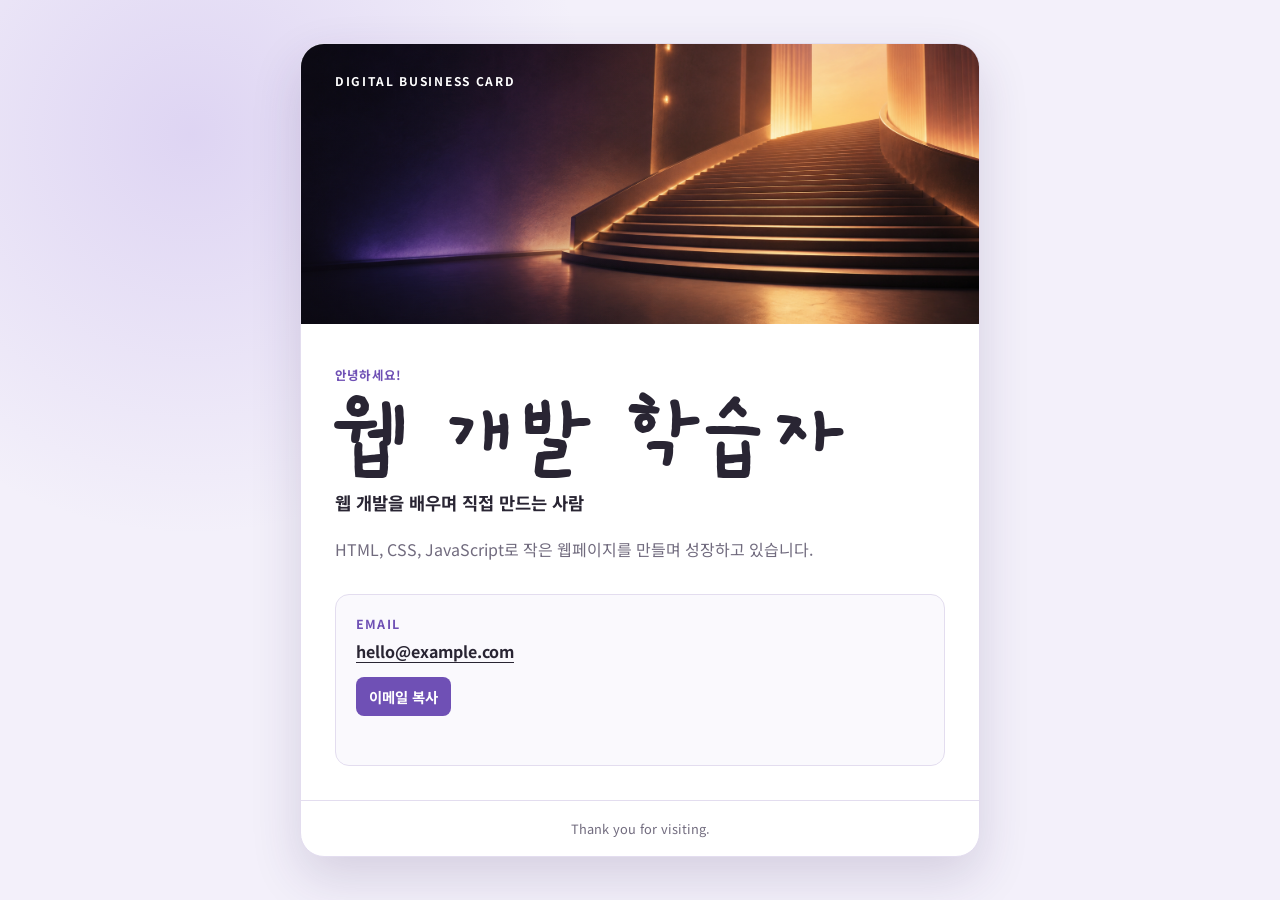
<file: business-card/index.html>
<!doctype html>
<html lang="ko">
  <head>
    <meta charset="UTF-8" />
    <meta name="viewport" content="width=device-width, initial-scale=1.0" />
    <meta name="description" content="웹 개발 학습자의 디지털 명함" />
    <title>웹 개발 학습자 | Digital Business Card</title>
    <link rel="preconnect" href="https://fonts.googleapis.com" />
    <link rel="preconnect" href="https://fonts.gstatic.com" crossorigin />
    <link
      href="https://fonts.googleapis.com/css2?family=Gaegu:wght@700&family=Noto+Sans+KR:wght@400;500;600;700&display=swap"
      rel="stylesheet"
    />
    <link rel="stylesheet" href="styles.css" />
  </head>
  <body>
    <main class="card" aria-labelledby="name">
      <div class="card-top">
        <p class="card-label">DIGITAL BUSINESS CARD</p>
      </div>

      <div class="card-content">
        <p class="greeting">안녕하세요!</p>
        <h1 id="name">웹 개발 학습자</h1>
        <p class="role">웹 개발을 배우며 직접 만드는 사람</p>
        <p class="introduction">
          HTML, CSS, JavaScript로 작은 웹페이지를 만들며 성장하고 있습니다.
        </p>

        <div class="contact-box">
          <p class="contact-label">EMAIL</p>
          <a id="email-link" href="mailto:hello@example.com">hello@example.com</a>
          <button id="copy-email" type="button">이메일 복사</button>
          <p id="copy-message" class="copy-message" aria-live="polite"></p>
        </div>
      </div>

      <footer>Thank you for visiting.</footer>
    </main>

    <script src="script.js"></script>
  </body>
</html>
</file>
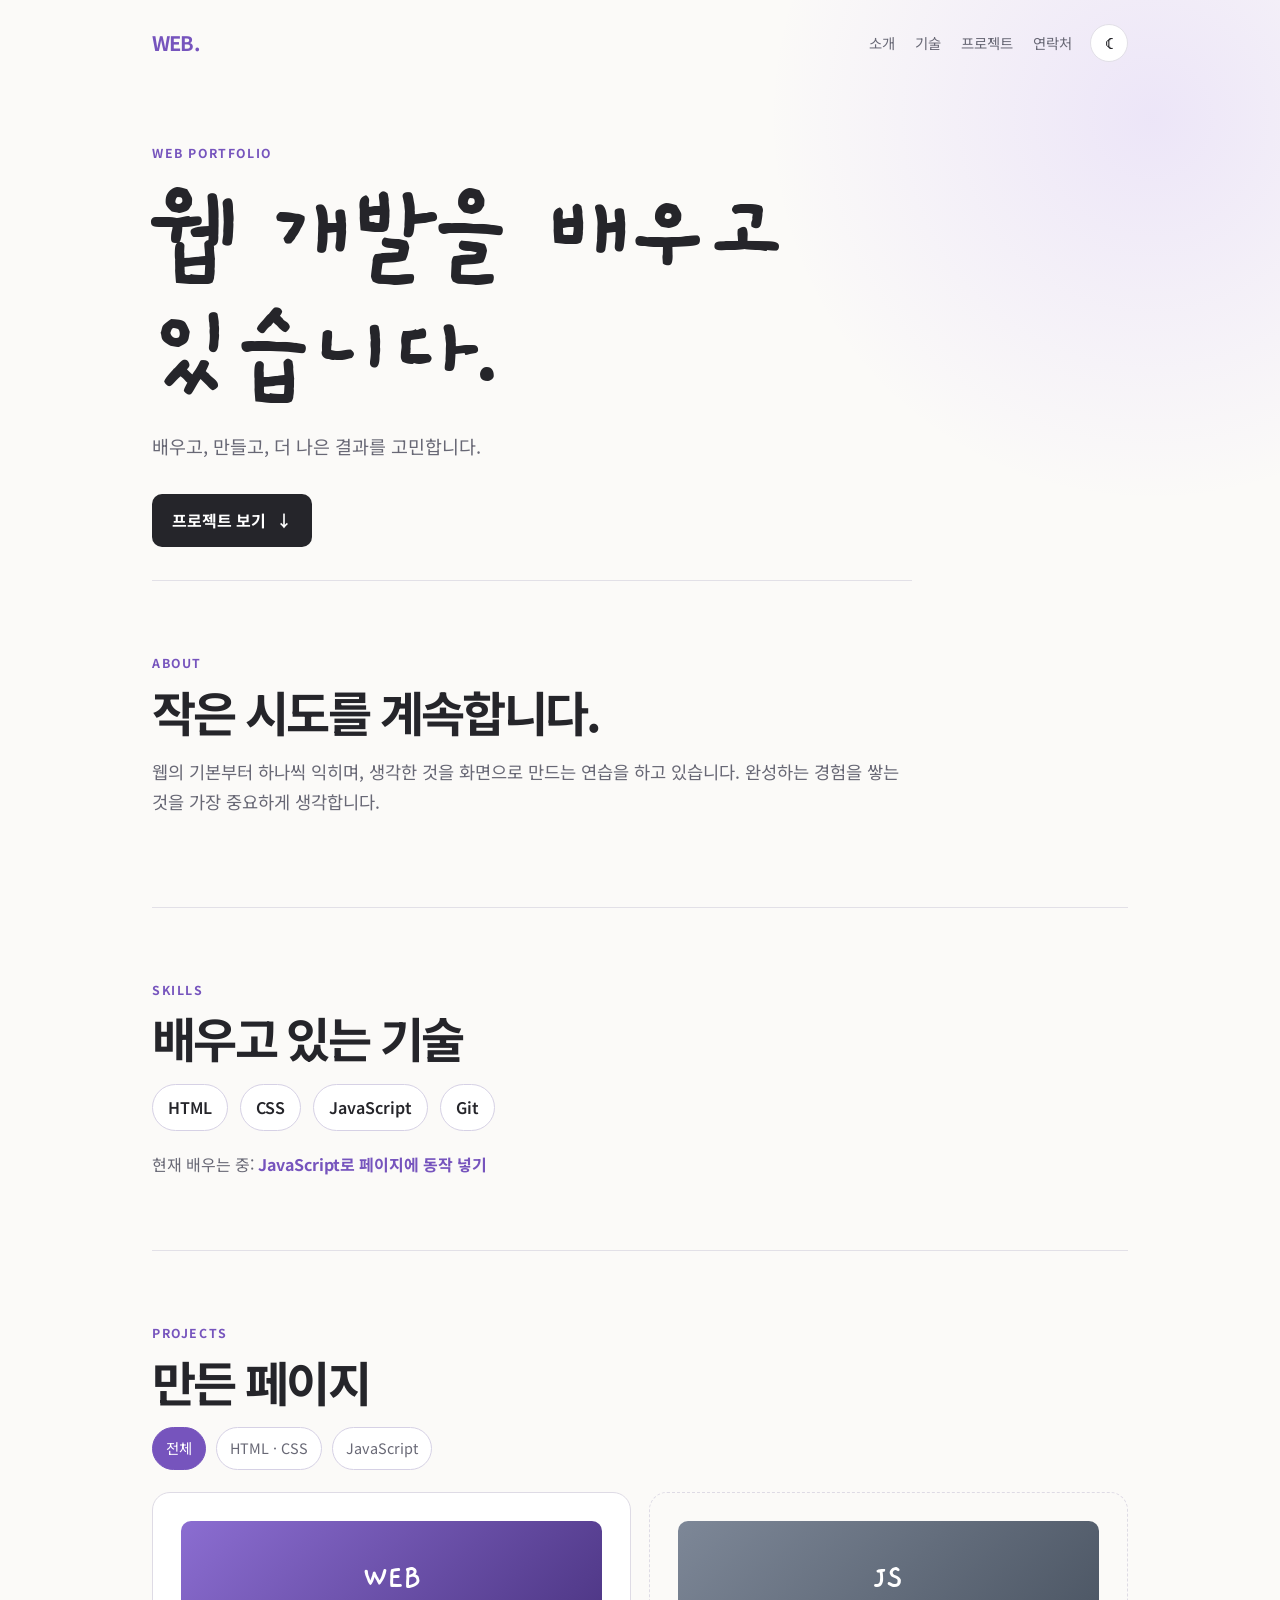
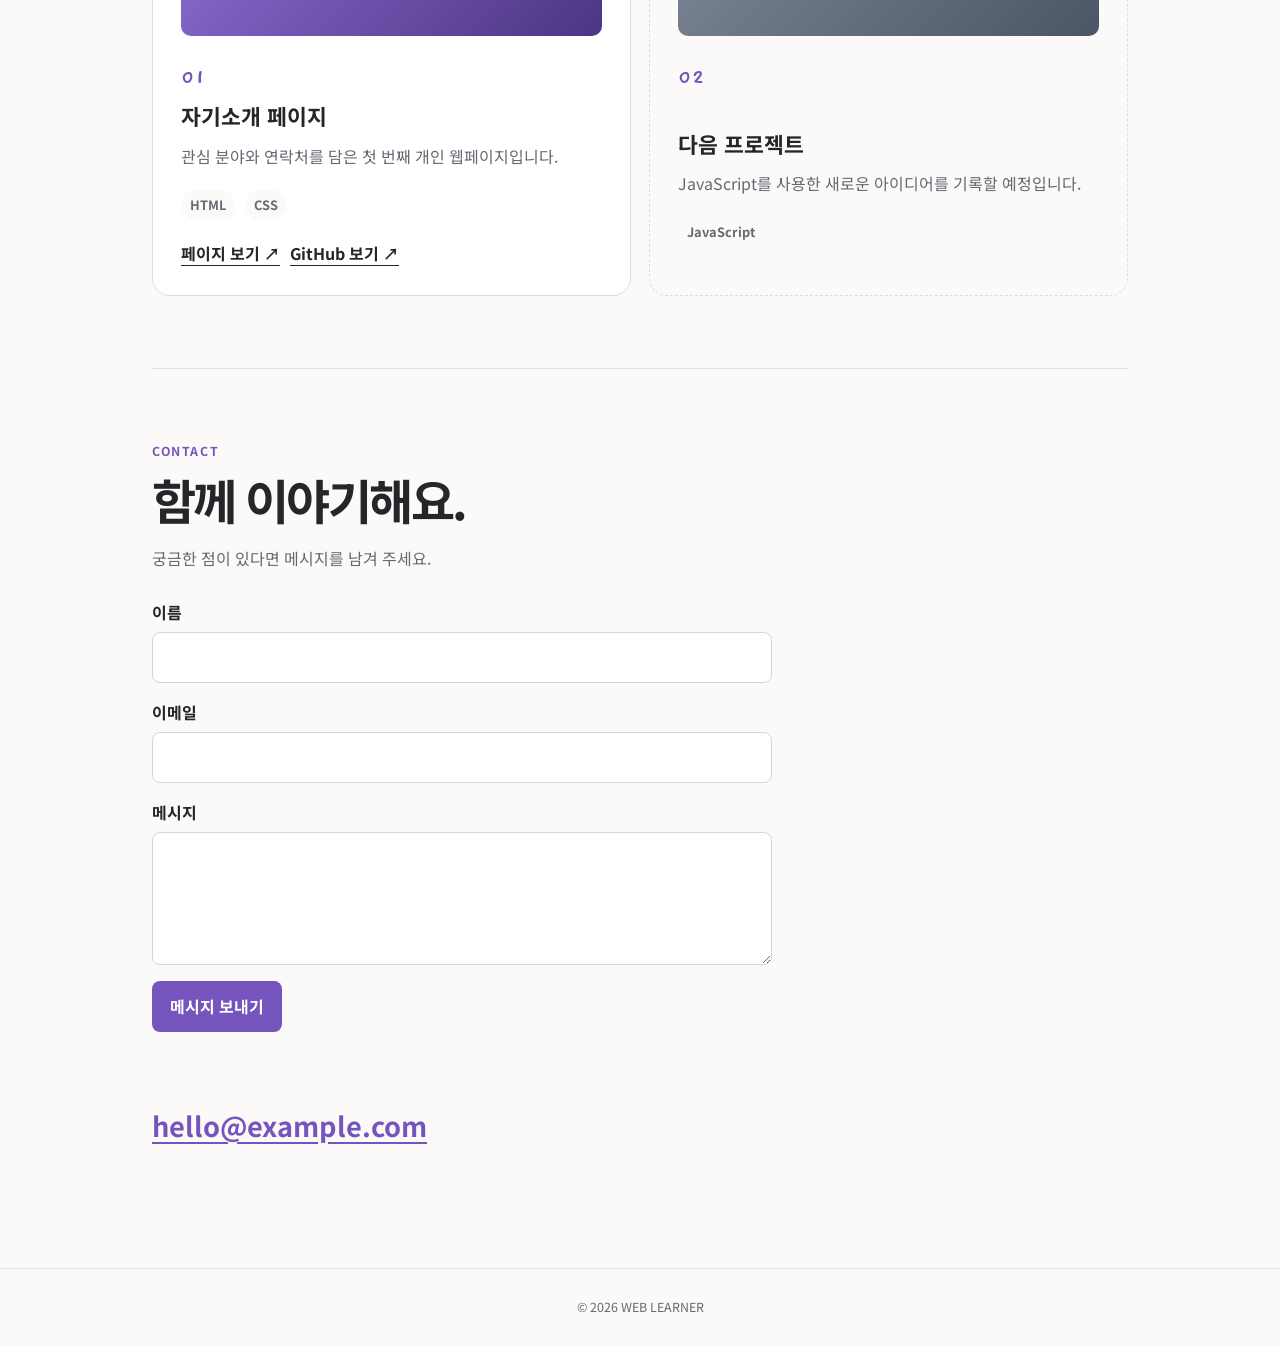
<file: portfolio-page/index.html>
<!doctype html>
<html lang="ko">
  <head>
    <meta charset="UTF-8" />
    <meta name="viewport" content="width=device-width, initial-scale=1.0" />
    <meta name="description" content="웹 개발 학습자의 웹 포트폴리오" />
    <title>웹 개발 학습자 | Portfolio</title>
    <link rel="preconnect" href="https://fonts.googleapis.com" />
    <link rel="preconnect" href="https://fonts.gstatic.com" crossorigin />
    <link
      href="https://fonts.googleapis.com/css2?family=Gaegu:wght@400;700&family=Noto+Sans+KR:wght@400;500;600;700&display=swap"
      rel="stylesheet"
    />
    <link rel="stylesheet" href="styles.css" />
  </head>
  <body>
    <header class="site-header">
      <a class="logo" href="#top">WEB.</a>
      <button class="menu-toggle" type="button" aria-label="메뉴 열기" aria-expanded="false" aria-controls="site-navigation">
        <span aria-hidden="true">☰</span>
      </button>
      <nav id="site-navigation" aria-label="주요 메뉴">
        <a href="#about">소개</a>
        <a href="#skills">기술</a>
        <a href="#projects">프로젝트</a>
        <a href="#contact">연락처</a>
      </nav>
      <button class="theme-toggle" type="button" aria-label="다크 모드로 전환" aria-pressed="false">
        <span aria-hidden="true">☾</span>
      </button>
    </header>

    <main id="top">
      <section class="hero" aria-labelledby="hero-title">
        <p class="eyebrow">WEB PORTFOLIO</p>
        <!-- 이름과 한 줄 소개를 본인에게 맞게 바꿔 보세요. -->
        <h1 id="hero-title">웹 개발을 배우고 있습니다.</h1>
        <p class="hero-copy">배우고, 만들고, 더 나은 결과를 고민합니다.</p>
        <a class="primary-button" href="#projects">프로젝트 보기 <span aria-hidden="true">↓</span></a>
      </section>

      <section class="section about" id="about" aria-labelledby="about-title">
        <p class="eyebrow">ABOUT</p>
        <h2 id="about-title">작은 시도를 계속합니다.</h2>
        <p>
          웹의 기본부터 하나씩 익히며, 생각한 것을 화면으로 만드는 연습을 하고 있습니다.
          완성하는 경험을 쌓는 것을 가장 중요하게 생각합니다.
        </p>
      </section>

      <section class="section" id="skills" aria-labelledby="skills-title">
        <p class="eyebrow">SKILLS</p>
        <h2 id="skills-title">배우고 있는 기술</h2>
        <div class="skill-list" role="list" aria-label="기술 목록">
          <span role="listitem">HTML</span>
          <span role="listitem">CSS</span>
          <span role="listitem">JavaScript</span>
          <span role="listitem">Git</span>
        </div>
        <p class="learning-now">현재 배우는 중: <strong>JavaScript로 페이지에 동작 넣기</strong></p>
      </section>

      <section class="section" id="projects" aria-labelledby="projects-title">
        <p class="eyebrow">PROJECTS</p>
        <h2 id="projects-title">만든 페이지</h2>
        <div class="project-filter" role="group" aria-label="프로젝트 종류 선택">
          <button class="filter-button is-active" type="button" data-filter="all">전체</button>
          <button class="filter-button" type="button" data-filter="html-css">HTML · CSS</button>
          <button class="filter-button" type="button" data-filter="javascript">JavaScript</button>
        </div>
        <div class="project-grid">
          <article class="project-card" data-category="html-css">
            <div class="project-thumbnail project-thumbnail-profile" aria-hidden="true">WEB</div>
            <p class="project-number">01</p>
            <h3>자기소개 페이지</h3>
            <p>관심 분야와 연락처를 담은 첫 번째 개인 웹페이지입니다.</p>
            <div class="project-tags" aria-label="사용 기술"><span>HTML</span><span>CSS</span></div>
            <div class="project-links">
              <a href="../profile-page/index.html">페이지 보기 <span aria-hidden="true">↗</span></a>
              <a href="https://github.com/" target="_blank" rel="noreferrer">GitHub 보기 <span aria-hidden="true">↗</span></a>
            </div>
          </article>
          <article class="project-card project-card-muted" data-category="javascript">
            <div class="project-thumbnail project-thumbnail-next" aria-hidden="true">JS</div>
            <p class="project-number">02</p>
            <h3>다음 프로젝트</h3>
            <p>JavaScript를 사용한 새로운 아이디어를 기록할 예정입니다.</p>
            <div class="project-tags" aria-label="사용 기술"><span>JavaScript</span></div>
          </article>
        </div>
        <p class="empty-message" hidden>선택한 종류의 프로젝트를 준비 중입니다.</p>
      </section>

      <section class="contact" id="contact" aria-labelledby="contact-title">
        <p class="eyebrow">CONTACT</p>
        <h2 id="contact-title">함께 이야기해요.</h2>
        <p class="contact-copy">궁금한 점이 있다면 메시지를 남겨 주세요.</p>
        <form class="contact-form" novalidate>
          <label>이름 <input type="text" name="name" autocomplete="name" required /></label>
          <label>이메일 <input type="email" name="email" autocomplete="email" required /></label>
          <label>메시지 <textarea name="message" rows="4" required></textarea></label>
          <button class="form-submit" type="submit">메시지 보내기</button>
          <p class="form-message" aria-live="polite"></p>
        </form>
        <a class="email-link" href="mailto:hello@example.com">hello@example.com</a>
      </section>
    </main>

    <footer>
      <p>© <span id="current-year"></span> WEB LEARNER</p>
    </footer>

    <script src="script.js"></script>
  </body>
</html>
</file>
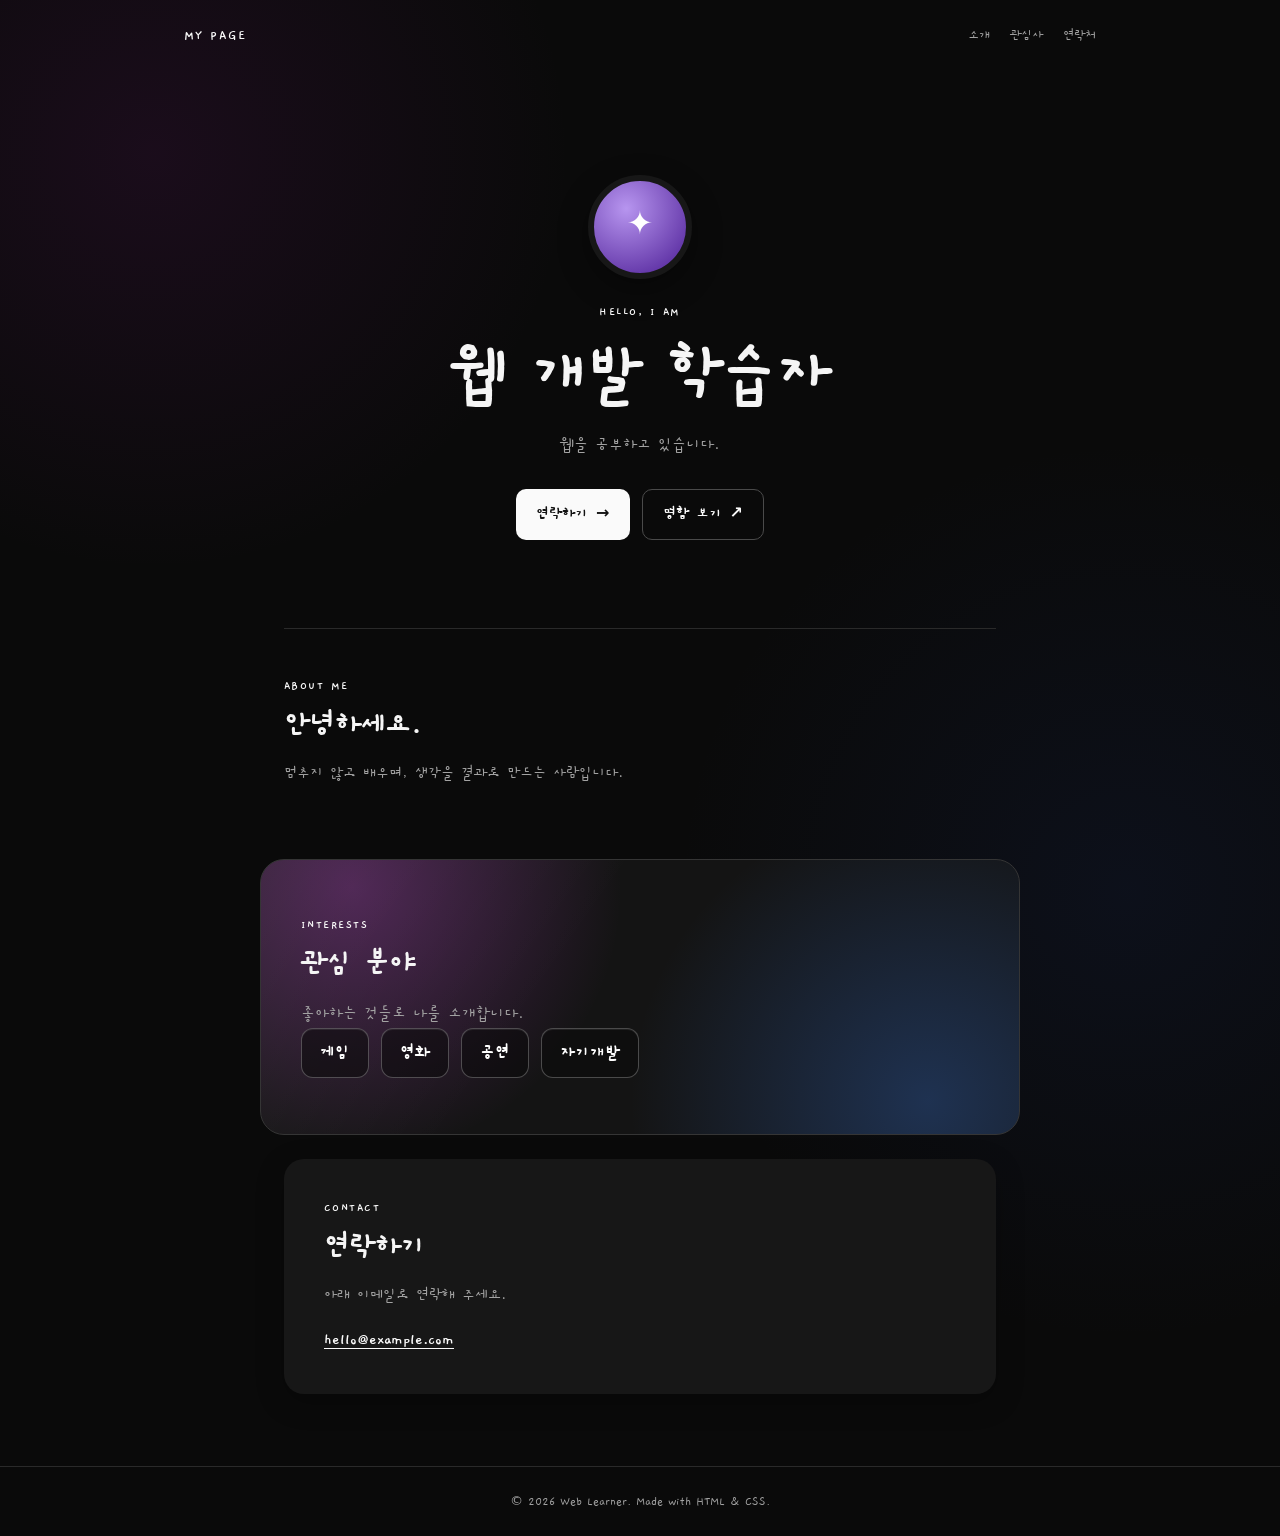
<file: profile-page/index.html>
<!doctype html>
<html lang="ko">
  <head>
    <meta charset="UTF-8" />
    <meta name="viewport" content="width=device-width, initial-scale=1.0" />
    <meta name="description" content="웹 개발 학습자의 간단한 자기소개 페이지" />
    <title>웹 개발 학습자의 자기소개</title>
    <link rel="preconnect" href="https://fonts.googleapis.com" />
    <link rel="preconnect" href="https://fonts.gstatic.com" crossorigin />
    <link
      href="https://fonts.googleapis.com/css2?family=Gaegu:wght@400;700&display=swap"
      rel="stylesheet"
    />
    <link rel="stylesheet" href="styles.css" />
  </head>
  <body>
    <header class="site-header">
      <a class="logo" href="#top" aria-label="첫 화면으로 이동">MY PAGE</a>
      <nav aria-label="주요 메뉴">
        <a href="#about">소개</a>
        <a href="#interests">관심사</a>
        <a href="#contact">연락처</a>
      </nav>
    </header>

    <main id="top">
      <section class="hero" aria-labelledby="hero-title">
        <div class="avatar" aria-hidden="true">✦</div>
        <p class="eyebrow">HELLO, I AM</p>
        <!-- 이름을 본인의 이름으로 바꿔 보세요. -->
        <h1 id="hero-title">웹 개발 학습자</h1>
        <!-- 한 줄 소개를 본인의 목표나 성격에 맞게 바꿔 보세요. -->
        <p class="hero-copy">웹을 공부하고 있습니다.</p>
        <div class="hero-buttons">
          <a class="button" href="#contact">연락하기 <span aria-hidden="true">→</span></a>
          <a class="button button-secondary" href="../business-card/index.html">명함 보기 <span aria-hidden="true">↗</span></a>
        </div>
      </section>

      <section class="content-section" id="about" aria-labelledby="about-title">
        <p class="section-label">ABOUT ME</p>
        <h2 id="about-title">안녕하세요.</h2>
        <p>멈추지 않고 배우며, 생각을 결과로 만드는 사람입니다.</p>
      </section>

      <section class="content-section" id="interests" aria-labelledby="interests-title">
        <p class="section-label">INTERESTS</p>
        <h2 id="interests-title">관심 분야</h2>
        <p class="interests-copy">좋아하는 것들로 나를 소개합니다.</p>
        <!-- 관심 있는 기술이나 키워드로 태그를 바꿔 보세요. -->
        <div class="tag-list" role="list" aria-label="관심 기술 목록">
          <span role="listitem">게임</span>
          <span role="listitem">영화</span>
          <span role="listitem">공연</span>
          <span role="listitem">자기개발</span>
        </div>
      </section>

      <section class="contact-card" id="contact" aria-labelledby="contact-title">
        <p class="section-label">CONTACT</p>
        <h2 id="contact-title">연락하기</h2>
        <p>아래 이메일로 연락해 주세요.</p>
        <a class="email-link" href="mailto:hello@example.com">hello@example.com</a>
      </section>
    </main>

    <footer>
      <p>© <span id="current-year"></span> Web Learner. Made with HTML &amp; CSS.</p>
    </footer>

    <script src="script.js"></script>
  </body>
</html>
</file>
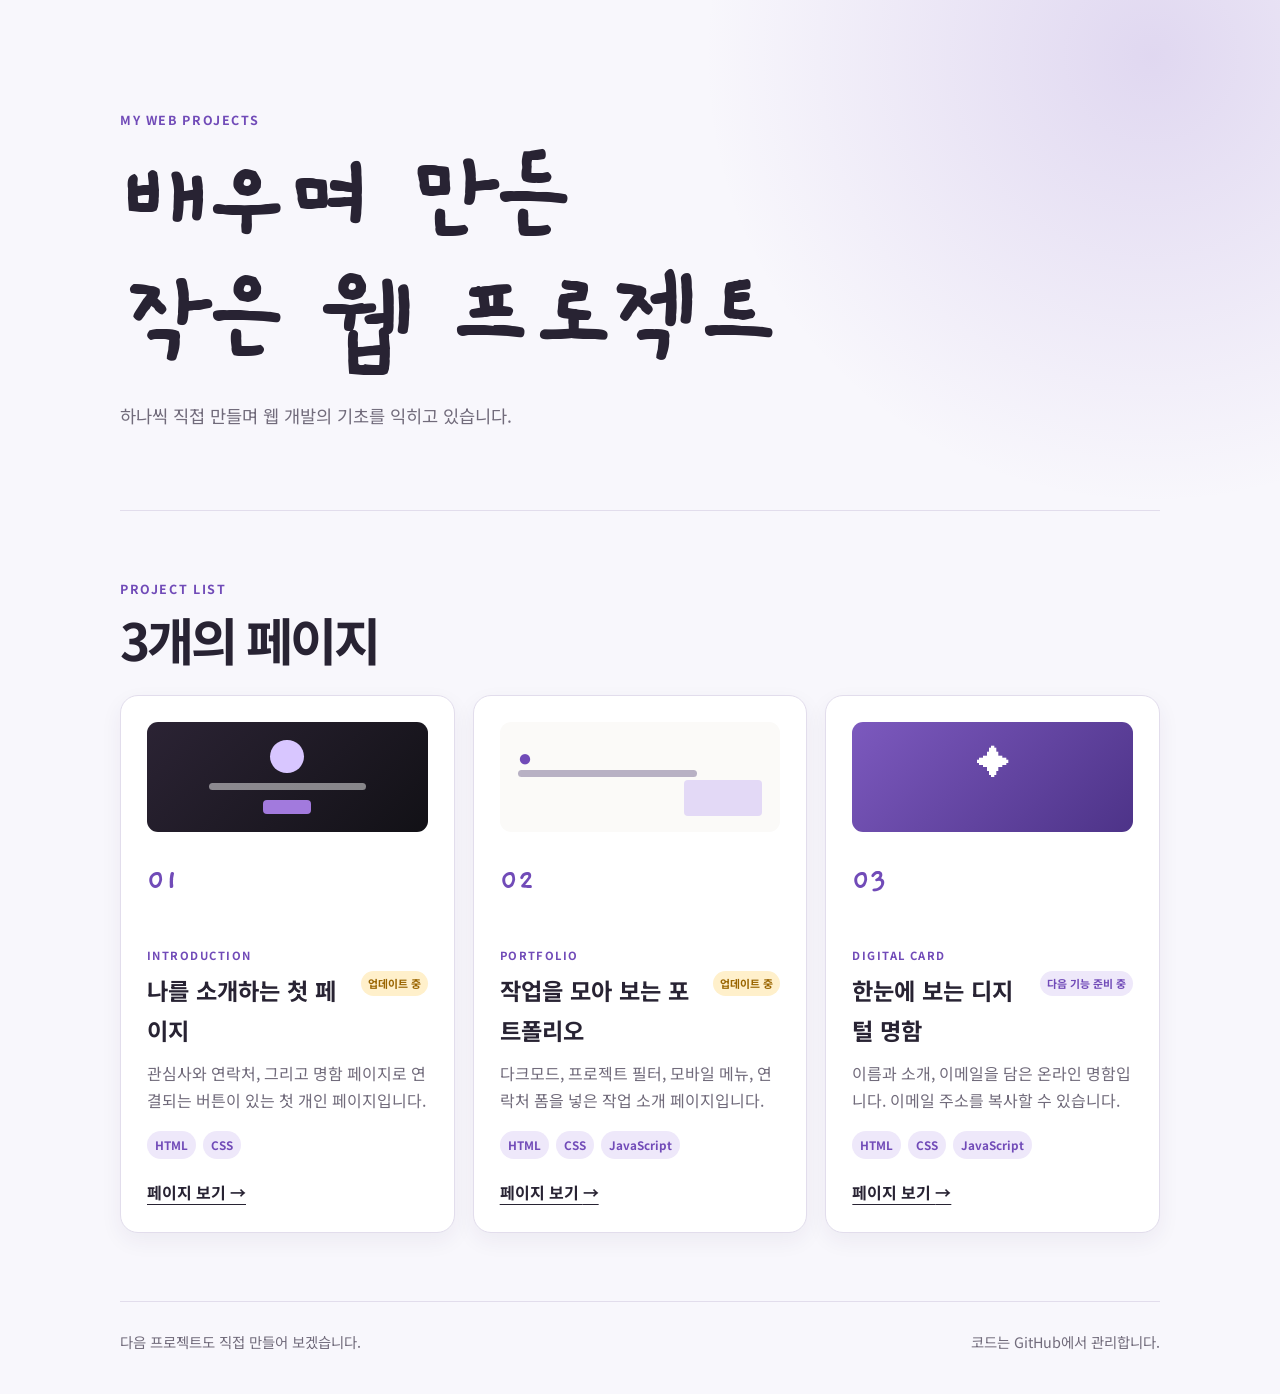
<file: project-showcase/index.html>
<!doctype html>
<html lang="ko">
  <head>
    <meta charset="UTF-8" />
    <meta name="viewport" content="width=device-width, initial-scale=1.0" />
    <meta name="description" content="웹 개발 학습자의 웹페이지 작업 모음" />
    <title>웹 개발 학습자 | 작업 모음</title>
    <link rel="preconnect" href="https://fonts.googleapis.com" />
    <link rel="preconnect" href="https://fonts.gstatic.com" crossorigin />
    <link
      href="https://fonts.googleapis.com/css2?family=Gaegu:wght@700&family=Noto+Sans+KR:wght@400;500;600;700&display=swap"
      rel="stylesheet"
    />
    <link rel="stylesheet" href="styles.css" />
  </head>
  <body>
    <main>
      <section class="hero" aria-labelledby="page-title">
        <p class="eyebrow">MY WEB PROJECTS</p>
        <h1 id="page-title">배우며 만든<br />작은 웹 프로젝트</h1>
        <p class="hero-copy">하나씩 직접 만들며 웹 개발의 기초를 익히고 있습니다.</p>
      </section>

      <section class="projects" aria-labelledby="projects-title">
        <div class="section-heading">
          <p class="eyebrow">PROJECT LIST</p>
          <h2 id="projects-title">3개의 페이지</h2>
        </div>

        <div class="project-grid">
          <article class="project-card profile-card">
            <div class="page-preview profile-preview" aria-hidden="true">
              <span class="preview-avatar"></span><span class="preview-line"></span><span class="preview-button"></span>
            </div>
            <p class="project-number">01</p>
            <p class="project-type">INTRODUCTION</p>
            <div class="card-title"><h3>나를 소개하는 첫 페이지</h3><span class="status updating">업데이트 중</span></div>
            <p>관심사와 연락처, 그리고 명함 페이지로 연결되는 버튼이 있는 첫 개인 페이지입니다.</p>
            <div class="tag-list"><span>HTML</span><span>CSS</span></div>
            <a href="../profile-page/index.html">페이지 보기 <span aria-hidden="true">→</span></a>
          </article>

          <article class="project-card portfolio-card">
            <div class="page-preview portfolio-preview" aria-hidden="true">
              <span class="preview-logo">●</span><span class="preview-line"></span><span class="preview-card"></span>
            </div>
            <p class="project-number">02</p>
            <p class="project-type">PORTFOLIO</p>
            <div class="card-title"><h3>작업을 모아 보는 포트폴리오</h3><span class="status updating">업데이트 중</span></div>
            <p>다크모드, 프로젝트 필터, 모바일 메뉴, 연락처 폼을 넣은 작업 소개 페이지입니다.</p>
            <div class="tag-list"><span>HTML</span><span>CSS</span><span>JavaScript</span></div>
            <a href="../portfolio-page/index.html">페이지 보기 <span aria-hidden="true">→</span></a>
          </article>

          <article class="project-card business-card">
            <div class="page-preview business-preview" aria-hidden="true">
              <span class="preview-initials">✦</span><span class="preview-line"></span><span class="preview-contact"></span>
            </div>
            <p class="project-number">03</p>
            <p class="project-type">DIGITAL CARD</p>
            <div class="card-title"><h3>한눈에 보는 디지털 명함</h3><span class="status preparing">다음 기능 준비 중</span></div>
            <p>이름과 소개, 이메일을 담은 온라인 명함입니다. 이메일 주소를 복사할 수 있습니다.</p>
            <div class="tag-list"><span>HTML</span><span>CSS</span><span>JavaScript</span></div>
            <a href="../business-card/index.html">페이지 보기 <span aria-hidden="true">→</span></a>
          </article>
        </div>
      </section>

      <footer>
        <p>다음 프로젝트도 직접 만들어 보겠습니다.</p>
        <p>코드는 GitHub에서 관리합니다.</p>
      </footer>
    </main>
  </body>
</html>
</file>
<file: business-card/styles.css>
:root {
  --background: #f3f0fa;
  --card: #ffffff;
  --text: #292533;
  --muted: #716b7e;
  --accent: #6f50b5;
  --accent-dark: #50338e;
  --line: #e3ddef;
}

* {
  box-sizing: border-box;
}

body {
  display: grid;
  min-height: 100vh;
  margin: 0;
  padding: 24px;
  place-items: center;
  background:
    radial-gradient(circle at 15% 15%, rgb(155 125 220 / 24%), transparent 25rem),
    var(--background);
  color: var(--text);
  font-family: "Noto Sans KR", "Malgun Gothic", sans-serif;
}

.card {
  width: min(100%, 680px);
  overflow: hidden;
  border: 1px solid var(--line);
  border-radius: 24px;
  background: var(--card);
  box-shadow: 0 20px 50px rgb(57 37 95 / 16%);
}

.card-top {
  min-height: 280px;
  padding: 28px 34px;
  background:
    linear-gradient(90deg, rgb(15 10 29 / 30%), transparent 58%),
    url("growth-staircase-background.png") center bottom / cover no-repeat;
  color: #ffffff;
}

.card-label {
  margin: 0;
  font-size: 0.75rem;
  font-weight: 700;
  letter-spacing: 0.14em;
}

.card-content {
  padding: 42px 34px 34px;
}

.greeting,
.contact-label {
  margin: 0 0 6px;
  color: var(--accent);
  font-size: 0.78rem;
  font-weight: 700;
  letter-spacing: 0.1em;
}

h1 {
  margin: 0;
  font-family: "Gaegu", "Malgun Gothic", sans-serif;
  font-size: clamp(3.4rem, 11vw, 5.5rem);
  line-height: 1;
}

.role {
  margin: 12px 0 0;
  font-size: 1.1rem;
  font-weight: 700;
}

.introduction {
  max-width: 480px;
  margin: 20px 0 30px;
  color: var(--muted);
  line-height: 1.8;
}

.contact-box {
  padding: 20px;
  border: 1px solid var(--line);
  border-radius: 14px;
  background: #faf9fd;
}

#email-link {
  display: block;
  width: fit-content;
  color: var(--text);
  font-weight: 700;
  text-underline-offset: 4px;
}

#copy-email {
  margin-top: 14px;
  padding: 9px 13px;
  border: 0;
  border-radius: 8px;
  background: var(--accent);
  color: #ffffff;
  cursor: pointer;
  font: inherit;
  font-size: 0.9rem;
  font-weight: 700;
}

#copy-email:hover,
#copy-email:focus-visible {
  background: var(--accent-dark);
}

.copy-message {
  min-height: 1.6em;
  margin: 8px 0 0;
  color: var(--accent-dark);
  font-size: 0.85rem;
  font-weight: 700;
}

.phone-contact {
  margin-top: 16px;
  padding-top: 16px;
  border-top: 1px solid var(--line);
}

.phone-link {
  color: var(--text);
  font-weight: 700;
  text-decoration: none;
}

.phone-link span {
  margin-right: 4px;
  color: var(--accent);
}

.phone-link:hover,
.phone-link:focus-visible {
  color: var(--accent-dark);
  text-decoration: underline;
  text-underline-offset: 4px;
}

footer {
  padding: 18px 34px;
  border-top: 1px solid var(--line);
  color: var(--muted);
  font-size: 0.8rem;
  text-align: center;
}

@media (max-width: 480px) {
  body {
    padding: 16px;
  }

  .card-top,
  .card-content {
    padding-right: 24px;
    padding-left: 24px;
  }

  .card-top {
    min-height: 220px;
    padding-top: 24px;
  }

  .card-content {
    padding-top: 32px;
  }

  footer {
    padding-right: 24px;
    padding-left: 24px;
  }
}
</file>
<file: portfolio-page/styles.css>
:root {
  --background: #fbfaf8;
  --surface: #ffffff;
  --text: #25252a;
  --muted: #686875;
  --line: #e2e0e7;
  --tag-border: #d6d1e5;
  --card-border: #dedbe5;
  --accent: #7654bd;
  --button-text: #ffffff;
  --glow: rgb(139 92 246 / 13%);
}

body[data-theme="dark"] {
  --background: #0b0b0d;
  --surface: #17171b;
  --text: #f5f5f4;
  --muted: #a1a1aa;
  --line: #303036;
  --tag-border: #43434c;
  --card-border: #3f3f46;
  --accent: #c4b5fd;
  --button-text: #17171b;
  --glow: rgb(124 58 237 / 19%);
}

* {
  box-sizing: border-box;
}

html {
  scroll-behavior: smooth;
}

body {
  margin: 0;
  background:
    radial-gradient(circle at 90% 4%, var(--glow), transparent 24rem),
    var(--background);
  color: var(--text);
  font-family: "Noto Sans KR", "Malgun Gothic", sans-serif;
  line-height: 1.7;
}

a {
  color: inherit;
}

.site-header {
  display: flex;
  align-items: center;
  justify-content: space-between;
  max-width: 1040px;
  margin: 0 auto;
  padding: 24px 32px;
}

.logo {
  color: var(--accent);
  font-size: 1.25rem;
  font-weight: 700;
  letter-spacing: -0.04em;
  text-decoration: none;
}

nav {
  display: flex;
  gap: 20px;
  margin-left: auto;
  margin-right: 18px;
}

nav a {
  color: var(--muted);
  font-size: 0.9rem;
  text-decoration: none;
}

nav a:hover,
nav a:focus-visible {
  color: var(--text);
}

.menu-toggle {
  display: none;
}

.theme-toggle {
  display: grid;
  width: 38px;
  height: 38px;
  padding: 0;
  place-items: center;
  border: 1px solid var(--line);
  border-radius: 50%;
  background: var(--surface);
  color: var(--text);
  cursor: pointer;
  font-size: 1.1rem;
  transition: background 160ms ease, border-color 160ms ease, transform 160ms ease;
}

.theme-toggle:hover,
.theme-toggle:focus-visible {
  border-color: var(--accent);
  transform: translateY(-2px);
}

main {
  max-width: 1040px;
  margin: 0 auto;
  padding: 24px 32px 88px;
}

.hero {
  min-height: 470px;
  display: flex;
  flex-direction: column;
  align-items: flex-start;
  justify-content: center;
}

.eyebrow {
  margin: 0 0 10px;
  color: var(--accent);
  font-size: 0.77rem;
  font-weight: 700;
  letter-spacing: 0.13em;
}

h1,
h2,
h3,
p {
  margin-top: 0;
}

h1,
h2 {
  letter-spacing: -0.055em;
  line-height: 1.15;
}

h1 {
  max-width: 720px;
  margin-bottom: 18px;
  font-family: "Gaegu", "Malgun Gothic", sans-serif;
  font-size: clamp(3.8rem, 10vw, 6.5rem);
}

h2 {
  margin-bottom: 18px;
  font-size: clamp(2rem, 5vw, 3rem);
}

.hero-copy {
  margin-bottom: 32px;
  color: var(--muted);
  font-size: 1.15rem;
}

.primary-button {
  display: inline-flex;
  gap: 10px;
  align-items: center;
  padding: 13px 20px;
  border-radius: 10px;
  background: var(--text);
  color: var(--button-text);
  font-weight: 700;
  text-decoration: none;
  transition: transform 160ms ease, background 160ms ease;
}

.primary-button:hover,
.primary-button:focus-visible {
  background: var(--accent);
  transform: translateY(-3px);
}

.section,
.contact {
  padding: 72px 0;
  border-top: 1px solid var(--line);
}

.about {
  max-width: 760px;
}

.about > p:last-child {
  color: var(--muted);
  font-size: 1.1rem;
}

.skill-list {
  display: flex;
  flex-wrap: wrap;
  gap: 12px;
}

.skill-list span {
  padding: 9px 15px;
  border: 1px solid var(--tag-border);
  border-radius: 999px;
  background: var(--surface);
  color: var(--text);
  font-weight: 600;
}

.learning-now {
  margin: 20px 0 0;
  color: var(--muted);
}

.learning-now strong {
  color: var(--accent);
}

.project-filter,
.project-tags,
.project-links {
  display: flex;
  flex-wrap: wrap;
  gap: 10px;
}

.project-filter {
  margin-bottom: 22px;
}

.filter-button {
  padding: 8px 13px;
  border: 1px solid var(--tag-border);
  border-radius: 999px;
  background: var(--surface);
  color: var(--muted);
  cursor: pointer;
  font: inherit;
  font-size: 0.9rem;
}

.filter-button:hover,
.filter-button:focus-visible,
.filter-button.is-active {
  border-color: var(--accent);
  background: var(--accent);
  color: var(--button-text);
}

.project-grid {
  display: grid;
  grid-template-columns: repeat(2, minmax(0, 1fr));
  gap: 18px;
}

.project-card {
  min-height: 260px;
  display: flex;
  flex-direction: column;
  align-items: flex-start;
  padding: 28px;
  border: 1px solid var(--card-border);
  border-radius: 18px;
  background: var(--surface);
}

.project-card[hidden] {
  display: none;
}

.project-thumbnail {
  display: grid;
  width: 100%;
  height: 115px;
  margin-bottom: 22px;
  place-items: center;
  border-radius: 10px;
  color: #ffffff;
  font-family: "Gaegu", sans-serif;
  font-size: 2rem;
  font-weight: 700;
}

.project-thumbnail-profile {
  background: linear-gradient(135deg, #8b6dd1, #4c3583);
}

.project-thumbnail-next {
  background: linear-gradient(135deg, #7d8797, #4b5563);
}

.project-card:hover {
  border-color: var(--accent);
}

.project-number {
  margin-bottom: auto;
  color: var(--accent);
  font-family: "Gaegu", sans-serif;
  font-size: 1.5rem;
  font-weight: 700;
}

.project-card h3 {
  margin-bottom: 8px;
  font-size: 1.35rem;
}

.project-card > p:not(.project-number) {
  margin-bottom: 20px;
  color: var(--muted);
}

.project-tags {
  margin: 0 0 20px;
}

.project-tags span {
  padding: 4px 9px;
  border-radius: 999px;
  background: var(--background);
  color: var(--muted);
  font-size: 0.8rem;
  font-weight: 700;
}

.project-links {
  margin-top: auto;
}

.project-card a,
.email-link {
  color: var(--text);
  font-weight: 700;
  text-underline-offset: 5px;
}

.project-card-muted {
  border-style: dashed;
  background: transparent;
}

.empty-message {
  margin: 20px 0 0;
  color: var(--muted);
}

.contact {
  padding-bottom: 32px;
}

.contact-copy {
  color: var(--muted);
}

.contact-form {
  display: grid;
  max-width: 620px;
  gap: 16px;
  margin: 26px 0;
}

.contact-form label {
  display: grid;
  gap: 6px;
  color: var(--text);
  font-weight: 700;
}

.contact-form input,
.contact-form textarea {
  width: 100%;
  padding: 11px 13px;
  border: 1px solid var(--tag-border);
  border-radius: 8px;
  background: var(--surface);
  color: var(--text);
  font: inherit;
}

.contact-form input:focus,
.contact-form textarea:focus {
  outline: 2px solid var(--accent);
  outline-offset: 2px;
}

.form-submit {
  width: fit-content;
  padding: 12px 18px;
  border: 0;
  border-radius: 8px;
  background: var(--accent);
  color: var(--button-text);
  cursor: pointer;
  font: inherit;
  font-weight: 700;
}

.form-message {
  min-height: 1.7em;
  margin: 0;
  color: var(--accent);
  font-weight: 700;
}

.email-link {
  color: var(--accent);
  font-size: clamp(1.25rem, 3vw, 1.7rem);
}

footer {
  padding: 28px 32px;
  border-top: 1px solid var(--line);
  color: var(--muted);
  font-size: 0.78rem;
  text-align: center;
}

footer p {
  margin: 0;
}

@media (max-width: 640px) {
  .site-header,
  main {
    padding-right: 20px;
    padding-left: 20px;
  }

  .site-header {
    position: relative;
  }

  .menu-toggle {
    display: grid;
    width: 38px;
    height: 38px;
    margin-left: auto;
    padding: 0;
    place-items: center;
    border: 1px solid var(--line);
    border-radius: 8px;
    background: var(--surface);
    color: var(--text);
    cursor: pointer;
    font-size: 1.1rem;
  }

  nav {
    display: none;
    position: absolute;
    top: 70px;
    right: 20px;
    z-index: 1;
    flex-direction: column;
    gap: 10px;
    margin: 0;
    padding: 14px;
    border: 1px solid var(--line);
    border-radius: 10px;
    background: var(--surface);
    box-shadow: 0 12px 30px rgb(0 0 0 / 12%);
  }

  nav.is-open {
    display: flex;
  }

  nav a {
    font-size: 0.8rem;
  }

  .hero {
    min-height: 410px;
  }

  .section,
  .contact {
    padding: 56px 0;
  }

  .project-grid {
    grid-template-columns: 1fr;
  }

  .project-card {
    min-height: 220px;
  }
}
</file>
<file: profile-page/styles.css>
:root {
  --background: #0a0a0a;
  --surface: #171717;
  --text: #f5f5f5;
  --muted: #a3a3a3;
  --primary: #fafafa;
  --primary-dark: #d4d4d4;
  --line: #2a2a2a;
  --soft-blue: #242424;
}

* {
  box-sizing: border-box;
}

html {
  scroll-behavior: smooth;
}

body {
  margin: 0;
  color: var(--text);
  background:
    radial-gradient(circle at 12% 10%, rgb(112 26 117 / 16%), transparent 26rem),
    radial-gradient(circle at 88% 58%, rgb(30 58 138 / 13%), transparent 28rem),
    var(--background);
  font-family: "Gaegu", "Malgun Gothic", "Apple SD Gothic Neo", system-ui, sans-serif;
  line-height: 1.6;
}

a {
  color: inherit;
}

.site-header {
  display: flex;
  align-items: center;
  justify-content: space-between;
  max-width: 960px;
  margin: 0 auto;
  padding: 24px;
}

.logo {
  color: var(--primary);
  font-size: 0.9rem;
  font-weight: 700;
  letter-spacing: 0.08em;
  text-decoration: none;
}

nav {
  display: flex;
  gap: 20px;
}

nav a {
  color: var(--muted);
  font-size: 0.9rem;
  font-weight: 500;
  text-decoration: none;
}

nav a:hover,
nav a:focus-visible {
  color: var(--primary);
}

main {
  max-width: 760px;
  margin: 0 auto;
  padding: 24px 24px 72px;
}

.hero {
  padding: 80px 0 88px;
  text-align: center;
}

.avatar {
  display: grid;
  width: 104px;
  height: 104px;
  margin: 0 auto 24px;
  place-items: center;
  border: 6px solid var(--surface);
  border-radius: 50%;
  background: radial-gradient(circle at 35% 30%, #b795ef, #4c1d95);
  box-shadow: 0 10px 30px rgb(0 0 0 / 35%);
  color: #ffffff;
  font-size: 2rem;
  font-weight: 700;
  object-fit: cover;
  object-position: center;
}

.eyebrow,
.section-label {
  margin: 0 0 8px;
  color: var(--primary);
  font-size: 0.78rem;
  font-weight: 700;
  letter-spacing: 0.12em;
}

h1,
h2 {
  margin-top: 0;
  line-height: 1.25;
}

h1 {
  margin-bottom: 16px;
  font-size: clamp(2.5rem, 7vw, 4.25rem);
  letter-spacing: -0.03em;
}

h2 {
  margin-bottom: 16px;
  font-size: clamp(1.5rem, 4vw, 2rem);
  letter-spacing: -0.02em;
}

.hero-copy {
  max-width: 460px;
  margin: 0 auto 30px;
  color: var(--muted);
  font-size: 1.05rem;
}

.hero-buttons {
  display: flex;
  flex-wrap: wrap;
  justify-content: center;
  gap: 12px;
}

.button {
  display: inline-flex;
  gap: 8px;
  align-items: center;
  padding: 12px 20px;
  border-radius: 10px;
  background: var(--primary);
  color: #111;
  font-weight: 700;
  text-decoration: none;
  transition: background 160ms ease, transform 160ms ease;
}

.button:hover,
.button:focus-visible {
  background: var(--primary-dark);
  transform: translateY(-2px);
}

.button-secondary {
  border: 1px solid #4a4a4a;
  background: transparent;
  color: var(--primary);
}

.button-secondary:hover,
.button-secondary:focus-visible {
  border-color: var(--primary);
  background: rgb(255 255 255 / 10%);
}

.content-section,
.contact-card {
  padding: 48px 0;
  border-top: 1px solid var(--line);
}

.content-section > p:not(.section-label),
.contact-card > p:not(.section-label) {
  max-width: 650px;
  margin: 0;
  color: var(--muted);
}

#interests {
  position: relative;
  isolation: isolate;
  margin: 24px -24px;
  padding: 56px 40px;
  overflow: hidden;
  border: 1px solid #353535;
  border-radius: 24px;
  background:
    radial-gradient(circle at 12% 10%, rgb(217 70 239 / 28%), transparent 38%),
    radial-gradient(circle at 88% 88%, rgb(59 130 246 / 27%), transparent 42%),
    #141414;
}

#interests::before {
  position: absolute;
  z-index: -1;
  inset: 0;
  background: linear-gradient(125deg, rgb(255 255 255 / 5%), transparent 40%);
  content: "";
}

.interests-copy {
  margin: -8px 0 24px;
  color: #d4d4d4;
  font-size: 1.08rem;
}

.tag-list {
  display: flex;
  flex-wrap: wrap;
  gap: 12px;
}

.tag-list span {
  padding: 10px 18px;
  border: 1px solid rgb(255 255 255 / 25%);
  border-radius: 12px;
  background: rgb(10 10 10 / 55%);
  box-shadow: inset 0 1px rgb(255 255 255 / 8%);
  color: #fff;
  font-size: 1.1rem;
  font-weight: 600;
  transition: background 160ms ease, transform 160ms ease, border-color 160ms ease;
}

.tag-list span:hover {
  border-color: rgb(255 255 255 / 55%);
  background: rgb(255 255 255 / 14%);
  transform: translateY(-3px);
}

.contact-card {
  margin-top: 20px;
  padding: 40px;
  border: 0;
  border-radius: 20px;
  background: var(--surface);
  box-shadow: 0 8px 28px rgb(0 0 0 / 25%);
}

.email-link {
  display: inline-block;
  margin-top: 20px;
  color: var(--primary);
  font-weight: 700;
  text-underline-offset: 4px;
}

footer {
  padding: 24px;
  border-top: 1px solid var(--line);
  color: var(--muted);
  font-size: 0.82rem;
  text-align: center;
}

footer p {
  margin: 0;
}

@media (max-width: 520px) {
  .site-header {
    padding: 20px;
  }

  nav {
    gap: 14px;
  }

  main {
    padding: 12px 20px 56px;
  }

  .hero {
    padding: 56px 0 64px;
  }

  .contact-card {
    padding: 28px 24px;
  }

  #interests {
    margin: 24px -20px;
    padding: 40px 24px;
    border-right: 0;
    border-left: 0;
    border-radius: 0;
  }
}
</file>
<file: project-showcase/styles.css>
:root {
  --background: #f8f7fc;
  --surface: #ffffff;
  --text: #282333;
  --muted: #716b7b;
  --line: #e2ddec;
  --accent: #714bb8;
  --accent-soft: #eee8fa;
}

* {
  box-sizing: border-box;
}

body {
  margin: 0;
  background:
    radial-gradient(circle at 90% 4%, rgb(129 91 195 / 20%), transparent 28rem),
    var(--background);
  color: var(--text);
  font-family: "Noto Sans KR", "Malgun Gothic", sans-serif;
  line-height: 1.7;
}

main {
  width: min(100% - 40px, 1040px);
  margin: 0 auto;
}

.hero {
  padding: 110px 0 80px;
}

.eyebrow,
.project-type {
  margin: 0 0 10px;
  color: var(--accent);
  font-size: 0.78rem;
  font-weight: 700;
  letter-spacing: 0.13em;
}

h1,
h2,
h3,
p {
  margin-top: 0;
}

h1,
h2 {
  letter-spacing: -0.06em;
  line-height: 1.1;
}

h1 {
  margin-bottom: 20px;
  font-family: "Gaegu", "Malgun Gothic", sans-serif;
  font-size: clamp(4rem, 10vw, 6.8rem);
}

h2 {
  margin-bottom: 28px;
  font-size: clamp(2rem, 5vw, 3.2rem);
}

.hero-copy {
  max-width: 520px;
  margin-bottom: 0;
  color: var(--muted);
  font-size: 1.1rem;
}

.projects {
  padding: 68px 0;
  border-top: 1px solid var(--line);
}

.project-grid {
  display: grid;
  grid-template-columns: repeat(3, minmax(0, 1fr));
  gap: 18px;
}

.project-card {
  display: flex;
  min-height: 360px;
  flex-direction: column;
  padding: 26px;
  border: 1px solid var(--line);
  border-radius: 18px;
  background: var(--surface);
  box-shadow: 0 8px 22px rgb(52 38 79 / 6%);
  transition: transform 180ms ease, border-color 180ms ease;
}

.page-preview {
  position: relative;
  display: flex;
  height: 110px;
  align-items: center;
  gap: 10px;
  margin-bottom: 22px;
  padding: 18px;
  overflow: hidden;
  border-radius: 11px;
}

.profile-preview {
  flex-direction: column;
  justify-content: center;
  background: linear-gradient(135deg, #2b2334, #121116);
}

.portfolio-preview {
  align-items: flex-start;
  background: #fbfaf8;
}

.business-preview {
  flex-direction: column;
  justify-content: center;
  background: linear-gradient(135deg, #7c59be, #4d3388);
}

.preview-avatar {
  width: 34px;
  height: 34px;
  border-radius: 50%;
  background: #d8c6ff;
}

.preview-line {
  width: 64%;
  height: 7px;
  border-radius: 99px;
  background: rgb(255 255 255 / 48%);
}

.portfolio-preview .preview-line {
  position: absolute;
  top: 48px;
  left: 18px;
  background: #b8b1c4;
}

.preview-button,
.preview-card,
.preview-contact {
  width: 48px;
  height: 14px;
  border-radius: 4px;
  background: #a27add;
}

.preview-logo,
.preview-initials {
  color: var(--accent);
  font-family: "Gaegu", sans-serif;
  font-size: 1.5rem;
  font-weight: 700;
}

.portfolio-preview .preview-card {
  position: absolute;
  right: 18px;
  bottom: 16px;
  width: 78px;
  height: 36px;
  background: #e3d9f6;
}

.preview-initials {
  color: #ffffff;
  font-size: 2rem;
}

.project-card:hover {
  border-color: var(--accent);
  transform: translateY(-5px);
}

.project-number {
  margin-bottom: 38px;
  color: var(--accent);
  font-family: "Gaegu", sans-serif;
  font-size: 2rem;
  font-weight: 700;
}

.project-type {
  margin-bottom: 6px;
  font-size: 0.7rem;
}

.project-card h3 {
  margin: 0;
  font-size: 1.45rem;
}

.card-title {
  display: flex;
  align-items: flex-start;
  justify-content: space-between;
  gap: 10px;
  margin-bottom: 10px;
}

.status {
  flex: none;
  padding: 3px 7px;
  border-radius: 999px;
  font-size: 0.68rem;
  font-weight: 700;
  white-space: nowrap;
}

.complete {
  background: #e2f5e8;
  color: #287542;
}

.updating {
  background: #fff0cb;
  color: #9a6500;
}

.preparing {
  background: var(--accent-soft);
  color: var(--accent);
}

.project-card > p:not(.project-number):not(.project-type) {
  color: var(--muted);
}

.tag-list {
  display: flex;
  flex-wrap: wrap;
  gap: 7px;
  margin: auto 0 20px;
}

.tag-list span {
  padding: 4px 8px;
  border-radius: 999px;
  background: var(--accent-soft);
  color: var(--accent);
  font-size: 0.73rem;
  font-weight: 700;
}

.project-card a,
footer a {
  color: var(--text);
  font-weight: 700;
  text-underline-offset: 5px;
}

footer {
  display: flex;
  flex-wrap: wrap;
  justify-content: space-between;
  gap: 16px;
  padding: 28px 0 40px;
  border-top: 1px solid var(--line);
  color: var(--muted);
  font-size: 0.9rem;
}

footer p {
  margin: 0;
}

@media (max-width: 760px) {
  .project-grid {
    grid-template-columns: 1fr;
  }

  .project-card {
    min-height: 290px;
  }
}

@media (max-width: 480px) {
  main {
    width: min(100% - 32px, 1040px);
  }

  .hero {
    padding: 72px 0 56px;
  }

  .projects {
    padding: 52px 0;
  }

  footer {
    flex-direction: column;
  }
}
</file>
